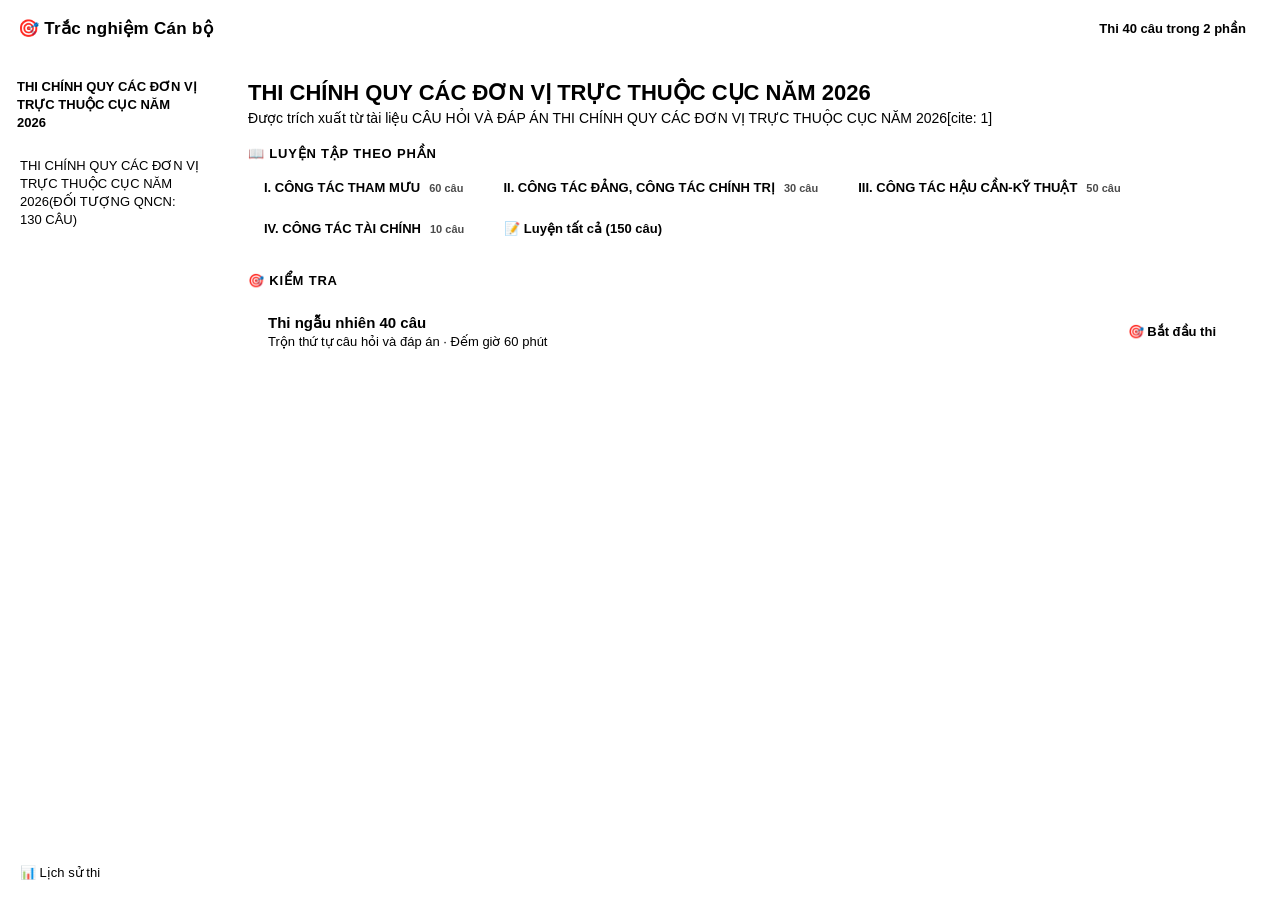
<file: index.html>
<!DOCTYPE html>
<html lang="vi">

<head>
    <meta charset="UTF-8">
    <meta name="viewport" content="width=device-width, initial-scale=1.0">
    <title>Trắc nghiệm Cán bộ</title>
    <link rel="stylesheet" href="./css/index.css">
</head>

<body>

    <!-- ─── Fixed Header ────────────────────── -->
    <header id="top-bar">
        <button id="nav-toggle" class="btn-icon-header" aria-label="Menu">☰</button>
        <span id="app-title">🎯 Trắc nghiệm Cán bộ</span>
        <span></span><!-- spacer -->
        <div>
            <a href="exam.html?dataset=all" class="btn btn-primary">
                Thi 40 câu trong 2 phần
            </a>
        </div>
    </header>

    <!-- ─── App Layout ──────────────────────── -->
    <div id="app-layout">

        <!-- Left sidebar nav -->
        <nav id="dataset-nav">
            <div id="nav-list"><!-- tabs filled by JS --></div>
            <div id="nav-bottom">
                <button class="nav-tab" id="tab-history" onclick="switchTab('history')">
                    📊 Lịch sử thi
                </button>
            </div>
        </nav>

        <!-- Overlay for mobile -->
        <div id="nav-overlay"></div>

        <!-- Main content -->
        <main id="content-area">
            <!-- Dataset panel (menu) -->
            <div id="dataset-panel"></div>

            <!-- Practice mode (quiz) -->
            <div id="quiz-panel" class="hidden">
                <div id="quiz-header">
                    <button class="btn btn-ghost-light" onclick="exitPractice()">← Trở về</button>
                    <span id="quiz-section-title"></span>
                </div>
                <div id="quiz-body"></div>
            </div>

            <!-- History panel -->
            <div id="history-panel" class="hidden">
                <h2>📊 Lịch sử thi</h2>
                <div id="history-list"></div>
                <button class="btn btn-danger-soft" onclick="clearHistory()" style="margin-top:14px">🗑 Xóa lịch sử</button>
            </div>
        </main>
    </div>

    <!-- Snowflakes -->
    <!-- <div id="snowflakes"></div> -->

    <script src="./scripts/index.js"></script>
</body>

</html>
</file>
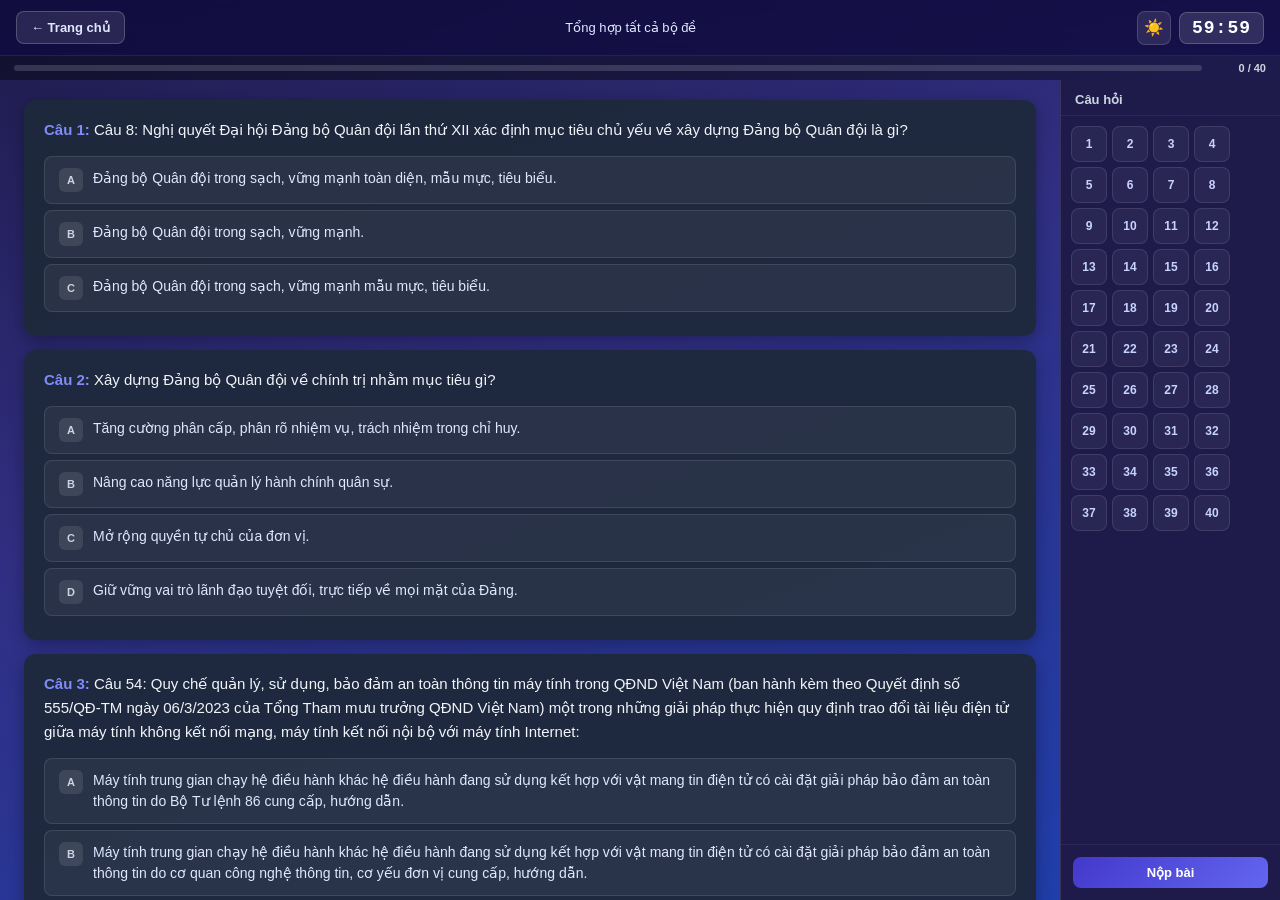
<file: exam.html>
<!DOCTYPE html>
<html lang="vi">

<head>
    <meta charset="UTF-8">
    <meta name="viewport" content="width=device-width, initial-scale=1.0">
    <title>Thi trắc nghiệm</title>
    <link rel="stylesheet" href="./css/theme.css">
    <link rel="stylesheet" href="./css/exam.css">
    <script src="./scripts/theme.js"></script>
</head>

<body>
    <!-- ─── Fixed Header ─────────────────────────── -->
    <div id="header">
        <a href="index.html" class="btn btn-ghost">← Trang chủ</a>
        <div id="exam-info">
            <span id="exam-title-label"></span>
        </div>
        <div style="display: flex; gap: 8px; align-items: center;">
            <button class="theme-toggle btn-icon-header" onclick="toggleTheme()" style="display:flex; width: 34px; height: 34px; padding: 0;">☀️</button>
            <div id="exam-timer">60:00</div>
        </div>
    </div>

    <!-- ─── Fixed Progress Bar ───────────────────── -->
    <div id="progress-wrap">
        <div id="progress-track">
            <div id="progress-bar-fill"></div>
        </div>
        <span id="progress-text">0 / 0</span>
    </div>

    <!-- ─── Main layout ──────────────────────────── -->
    <div id="main-layout">

        <!-- Scrollable quiz area -->
        <div id="quiz"></div>

        <!-- Fixed sidebar -->
        <aside id="sidebar">
            <div id="sidebar-header">
                <span>Câu hỏi</span>
                <button id="menuToggle" class="btn-icon" aria-label="Đóng menu">✕</button>
            </div>
            <div id="questionNav"></div>
            <div id="sidebar-footer">
                <button class="btn btn-submit" onclick="submitExam()">Nộp bài</button>
            </div>
        </aside>
    </div>

    <!-- Overlay (mobile) -->
    <div id="overlay"></div>

    <!-- Floating open sidebar button (mobile) -->
    <button id="fab-sidebar" onclick="openSidebar()" aria-label="Danh sách câu">☰</button>

    <!-- ─── Modal: Kết quả ────────────────────────── -->
    <div id="resultModal" class="modal" role="dialog" aria-modal="true">
        <div class="modal-card">
            <div class="modal-icon" id="resultIcon">✅</div>
            <h2 id="resultGrade"></h2>
            <div class="result-score-big" id="resultScore"></div>
            <p id="resultPct"></p>
            <div id="resultActions"></div>
        </div>
    </div>

    <!-- ─── Modal: Câu sai ───────────────────────── -->
    <div id="wrongModal" class="modal" role="dialog" aria-modal="true">
        <div class="modal-card modal-wide">
            <h2>📋 Các câu trả lời sai</h2>
            <div id="wrongList"></div>
            <button class="btn btn-ghost-dark" onclick="closeWrongModal()" style="margin-top:16px">✕ Đóng</button>
        </div>
    </div>

    <script src="./scripts/exam.js"></script>
</body>

</html>
</file>
<file: css/index.css>
/* ═══════════════════════════════════════════
   RESET & BASE
═══════════════════════════════════════════ */
*,
*::before,
*::after {
    box-sizing: border-box;
}

body {
    font-family: 'Segoe UI', Arial, sans-serif;
    margin: 0;
    height: 100vh;
    overflow: hidden;
    background: var(--bg-main);
    background-attachment: fixed;
    color: var(--text-main);
}

a {
    text-decoration: none;
    color: inherit;
}

/* ═══════════════════════════════════════════
   FIXED HEADER  (56px)
═══════════════════════════════════════════ */
#top-bar {
    position: fixed;
    inset: 0 0 auto 0;
    height: 56px;
    display: flex;
    align-items: center;
    justify-content: space-between;
    padding: 0 18px;
    background: var(--header-bg);
    backdrop-filter: blur(10px);
    -webkit-backdrop-filter: blur(10px);
    border-bottom: 1px solid var(--header-border);
    z-index: 1100;
}

#app-title {
    font-size: 17px;
    font-weight: 700;
    color: var(--header-text);
    letter-spacing: 0.3px;
}

.btn-icon-header {
    background: var(--header-icon-bg);
    border: 1px solid var(--header-icon-border);
    color: var(--header-text);
    width: 36px;
    height: 36px;
    border-radius: 8px;
    cursor: pointer;
    font-size: 16px;
    display: none;
    align-items: center;
    justify-content: center;
}

/* ═══════════════════════════════════════════
   APP LAYOUT  — full height below header
═══════════════════════════════════════════ */
#app-layout {
    display: flex;
    height: 100vh;
    padding-top: 56px;
}

/* ═══════════════════════════════════════════
   LEFT SIDEBAR NAV  (220px)
═══════════════════════════════════════════ */
#dataset-nav {
    width: 220px;
    flex-shrink: 0;
    display: flex;
    flex-direction: column;
    background: var(--nav-bg);
    backdrop-filter: blur(8px);
    border-right: 1px solid var(--nav-border);
    height: 100%;
    overflow: hidden;
    z-index: 900;
    transition: transform 0.3s ease;
}

#nav-list {
    flex: 1;
    overflow-y: auto;
    padding: 12px 8px;
    display: flex;
    flex-direction: column;
    gap: 4px;
}

#nav-bottom {
    padding: 8px;
    border-top: 1px solid var(--nav-border);
}

/* ─── Nav tab button ─────────────────────── */
.nav-tab {
    width: 100%;
    text-align: left;
    padding: 10px 12px;
    background: transparent;
    border: none;
    border-radius: 8px;
    color: var(--nav-tab-text);
    font-size: 13px;
    font-weight: 500;
    cursor: pointer;
    transition: all 0.18s;
    line-height: 1.4;
    white-space: normal;
    word-break: break-word;
}

.nav-tab:hover {
    background: var(--nav-tab-hover-bg);
    color: var(--nav-tab-hover-text);
}

.nav-tab.active {
    background: var(--nav-tab-active-bg);
    color: var(--nav-tab-active-text);
    font-weight: 600;
    border-left: 3px solid var(--nav-tab-active-border);
    padding-left: 9px;
}

/* ═══════════════════════════════════════════
   MAIN CONTENT AREA
═══════════════════════════════════════════ */
#content-area {
    flex: 1;
    overflow-y: auto;
    padding: 24px 28px;
    color: var(--text-main);
}

/* ─── Dataset panel ──────────────────────── */
#dataset-panel h1 {
    font-size: 22px;
    font-weight: 700;
    color: var(--panel-title);
    margin: 0 0 4px;
}

#dataset-panel .ds-desc {
    color: var(--panel-desc);
    font-size: 14px;
    margin: 0 0 20px;
}

/* Section group */
.section-group {
    margin-bottom: 28px;
}

.section-group h3 {
    font-size: 13px;
    font-weight: 600;
    color: var(--text-muted);
    text-transform: uppercase;
    letter-spacing: 0.8px;
    margin: 0 0 10px;
}

.section-buttons {
    display: flex;
    flex-wrap: wrap;
    gap: 8px;
}

/* ─── Exam card ──────────────────────────── */
.exam-card {
    background: var(--card-bg);
    border: 1px solid var(--card-border);
    border-radius: 12px;
    padding: 16px 20px;
    margin-bottom: 16px;
    display: flex;
    align-items: center;
    justify-content: space-between;
    gap: 12px;
    flex-wrap: wrap;
    box-shadow: 0 2px 8px var(--card-shadow);
}

.exam-card-info p {
    margin: 0;
    color: var(--text-muted);
    font-size: 13px;
}

.exam-card-info strong {
    color: var(--panel-title);
    font-size: 15px;
    display: block;
    margin-bottom: 2px;
}

/* ═══════════════════════════════════════════
   BUTTONS
═══════════════════════════════════════════ */
.btn {
    padding: 9px 16px;
    border: none;
    border-radius: 8px;
    font-size: 13px;
    font-weight: 600;
    cursor: pointer;
    transition: opacity 0.15s, transform 0.1s;
    white-space: nowrap;
    display: inline-flex;
    align-items: center;
    gap: 5px;
}

.btn:active {
    transform: scale(0.97);
}

/* Section / practice button */
.btn-section {
    background: var(--btn-section-bg);
    color: var(--btn-section-text);
    border: 1px solid var(--btn-section-border);
}

.btn-section:hover {
    background: var(--btn-section-hover);
    color: var(--btn-section-text);
}

.btn-back {
    background: var(--btn-ghost-bg);
    color: var(--btn-ghost-text);
    border: 1px solid var(--btn-ghost-border);
}

.btn-back:hover {
    background: var(--btn-ghost-hover);
}

/* Primary (exam) */
.btn-primary {
    background: var(--btn-primary-bg);
    color: var(--text-inverse);
    box-shadow: var(--btn-primary-shadow);
}

.btn-primary:hover {
    opacity: 0.88;
}

/* Ghost light (for quiz panel back button) */
.btn-ghost-light {
    background: var(--btn-ghost-bg);
    color: var(--btn-ghost-text);
    border: 1px solid var(--btn-ghost-border);
}

.btn-ghost-light:hover {
    background: var(--btn-ghost-hover);
}

/* Danger soft */
.btn-danger-soft {
    background: rgba(220, 38, 38, 0.15);
    color: #ef4444;
    border: 1px solid rgba(220, 38, 38, 0.3);
    border-radius: 8px;
    padding: 8px 14px;
    font-size: 13px;
    font-weight: 600;
    cursor: pointer;
    transition: background 0.15s;
}

.btn-danger-soft:hover {
    background: rgba(220, 38, 38, 0.25);
}

/* ═══════════════════════════════════════════
   QUIZ PANEL (practice mode)
═══════════════════════════════════════════ */
#quiz-panel {
    display: flex;
    flex-direction: column;
    height: 100%;
}

#quiz-panel.hidden {
    display: none;
}

#quiz-header {
    display: flex;
    align-items: center;
    gap: 14px;
    margin-bottom: 18px;
    flex-shrink: 0;
}

#quiz-section-title {
    font-size: 16px;
    font-weight: 600;
    color: var(--panel-title);
    opacity: 0.9;
}

#quiz-body {
    flex: 1;
    overflow-y: auto;
}

/* ─── Practice question card ─────────────── */
.practice-card {
    background: var(--practice-card-bg);
    border-radius: 12px;
    padding: 20px 22px;
    margin-bottom: 0;
    box-shadow: var(--practice-card-shadow);
}

.practice-card p {
    font-size: 15px;
    line-height: 1.65;
    color: var(--question-text);
    margin: 0 0 18px;
}

.practice-card p b {
    color: #4338ca;
}
[data-theme="dark"] .practice-card p b {
    color: #818cf8;
}

/* ─── Practice options ───────────────────── */
.option {
    display: flex;
    align-items: flex-start;
    gap: 10px;
    padding: 11px 14px;
    border: 1.5px solid var(--opt-border);
    border-radius: 8px;
    margin: 7px 0;
    cursor: pointer;
    font-size: 14px;
    line-height: 1.5;
    color: var(--opt-text);
    background: var(--opt-bg);
    transition: all 0.18s;
    user-select: none;
}

.option:hover {
    background: var(--opt-hover-bg);
    border-color: var(--opt-hover-border);
    color: var(--opt-hover-text);
}

.option.correct {
    background: var(--opt-correct-bg) !important;
    border-color: var(--opt-correct-border) !important;
    color: var(--opt-correct-text) !important;
}

.option.wrong {
    background: var(--opt-wrong-bg) !important;
    border-color: var(--opt-wrong-border) !important;
    color: var(--opt-wrong-text) !important;
}

.opt-label {
    flex-shrink: 0;
    width: 24px;
    height: 24px;
    border-radius: 6px;
    background: var(--opt-label-bg);
    color: var(--opt-label-text);
    font-size: 11px;
    font-weight: 700;
    display: flex;
    align-items: center;
    justify-content: center;
    transition: background 0.18s;
}

.option.correct .opt-label {
    background: var(--opt-correct-label);
    color: #fff;
}

.option.wrong .opt-label {
    background: var(--opt-wrong-label);
    color: #fff;
}

.opt-text {
    flex: 1;
}

/* ─── Practice nav ───────────────────────── */
#practice-nav {
    display: flex;
    gap: 8px;
    margin-top: 16px;
    flex-wrap: wrap;
}

/* ═══════════════════════════════════════════
   HISTORY PANEL
═══════════════════════════════════════════ */
#history-panel {
    display: block;
}

#history-panel.hidden {
    display: none;
}

#history-panel h2 {
    color: var(--panel-title);
    margin: 0 0 16px;
    font-size: 20px;
}

#history-list {
    display: flex;
    flex-direction: column;
    gap: 8px;
}

.history-item {
    background: var(--history-item-bg);
    border: 1px solid var(--history-item-border);
    border-radius: 10px;
    padding: 12px 16px;
    display: grid;
    grid-template-columns: 1fr auto auto;
    gap: 8px 16px;
    align-items: center;
}

.history-title {
    font-size: 13px;
    color: var(--history-title);
}

.history-score {
    font-weight: 700;
    color: var(--text-main);
    font-size: 14px;
}

.history-badge {
    font-size: 12px;
    padding: 3px 8px;
    border-radius: 20px;
    font-weight: 600;
}

.badge-good {
    background: rgba(34, 197, 94, 0.2);
    color: #16a34a;
}

.badge-ok {
    background: rgba(250, 204, 21, 0.2);
    color: #ca8a04;
}

.badge-fail {
    background: rgba(239, 68, 68, 0.2);
    color: #dc2626;
}

[data-theme="dark"] .badge-good { color: #4ade80; }
[data-theme="dark"] .badge-ok { color: #fbbf24; }
[data-theme="dark"] .badge-fail { color: #f87171; }

.history-date {
    font-size: 11px;
    color: var(--history-date);
    grid-column: 1 / -1;
}

/* ═══════════════════════════════════════════
   HIDDEN util
═══════════════════════════════════════════ */
.hidden {
    display: none !important;
}

/* ═══════════════════════════════════════════
   SNOWFLAKES
═══════════════════════════════════════════ */
.snowflake {
    position: fixed;
    top: -10px;
    color: rgba(255, 255, 255, 0.4);
    font-size: 1em;
    animation: fall linear infinite;
    pointer-events: none;
    z-index: 0;
}

[data-theme="light"] .snowflake {
    color: rgba(0, 0, 0, 0.1);
}

@keyframes fall {
    0% {
        transform: translateY(0) rotate(0deg);
        opacity: 0.8;
    }

    100% {
        transform: translateY(100vh) rotate(360deg);
        opacity: 0.1;
    }
}

/* ═══════════════════════════════════════════
   MOBILE  ≤ 768px
═══════════════════════════════════════════ */
#nav-overlay {
    display: none;
    position: fixed;
    inset: 0;
    background: rgba(0, 0, 0, 0.5);
    z-index: 850;
}

@media (max-width: 768px) {
    .btn-icon-header {
        display: flex;
    }

    #dataset-nav {
        position: fixed;
        top: 56px;
        left: 0;
        bottom: 0;
        transform: translateX(-110%);
        z-index: 900;
    }

    #dataset-nav.open {
        transform: translateX(0);
    }

    #nav-overlay.show {
        display: block;
    }

    #content-area {
        padding: 16px 14px 24px;
    }

    .history-item {
        grid-template-columns: 1fr auto;
    }

    .history-badge {
        display: none;
    }
}
</file>
<file: css/theme.css>
/* css/theme.css */
:root, [data-theme="light"] {
    /* Base */
    --bg-main: linear-gradient(160deg, #f8fafc 0%, #e2e8f0 100%);
    --text-main: #1e293b;
    --text-muted: #64748b;
    --text-inverse: #ffffff;
    
    /* Header */
    --header-bg: rgba(255, 255, 255, 0.85);
    --header-border: rgba(0, 0, 0, 0.08);
    --header-text: #1e293b;
    --header-icon-bg: rgba(0, 0, 0, 0.05);
    --header-icon-border: rgba(0, 0, 0, 0.1);
    
    /* Navigation Sidebar */
    --nav-bg: rgba(255, 255, 255, 0.7);
    --nav-border: rgba(0, 0, 0, 0.08);
    --nav-tab-text: #475569;
    --nav-tab-hover-bg: rgba(0, 0, 0, 0.05);
    --nav-tab-hover-text: #1e293b;
    --nav-tab-active-bg: rgba(99, 102, 241, 0.1);
    --nav-tab-active-text: #4338ca;
    --nav-tab-active-border: #6366f1;

    /* Panels & Content */
    --panel-title: #1e293b;
    --panel-desc: #64748b;
    --card-bg: #ffffff;
    --card-border: #e2e8f0;
    --card-shadow: rgba(0, 0, 0, 0.08);
    
    /* Buttons */
    --btn-primary-bg: linear-gradient(135deg, #4338ca, #6366f1);
    --btn-primary-shadow: 0 2px 8px rgba(99, 102, 241, 0.35);
    --btn-section-bg: rgba(0, 0, 0, 0.04);
    --btn-section-text: #4338ca;
    --btn-section-border: rgba(0, 0, 0, 0.08);
    --btn-section-hover: rgba(0, 0, 0, 0.08);
    --btn-ghost-bg: rgba(0, 0, 0, 0.04);
    --btn-ghost-text: #334155;
    --btn-ghost-border: rgba(0, 0, 0, 0.1);
    --btn-ghost-hover: rgba(0, 0, 0, 0.08);
    
    /* History List */
    --history-item-bg: #ffffff;
    --history-item-border: #e2e8f0;
    --history-title: #334155;
    --history-date: #94a3b8;

    /* Practice & Exam Cards */
    --practice-card-bg: #ffffff;
    --practice-card-shadow: 0 2px 10px rgba(0, 0, 0, 0.1);
    --question-text: #1e293b;
    
    /* Options */
    --opt-bg: #f8fafc;
    --opt-border: #e2e8f0;
    --opt-text: #334155;
    --opt-hover-bg: #eff6ff;
    --opt-hover-border: #93c5fd;
    --opt-hover-text: #1e293b;
    --opt-label-bg: #e2e8f0;
    --opt-label-text: #475569;

    --opt-sel-bg: #dbeafe;
    --opt-sel-border: #3b82f6;
    --opt-sel-text: #1e40af;
    --opt-sel-label-bg: #3b82f6;

    --opt-correct-bg: #dcfce7;
    --opt-correct-border: #16a34a;
    --opt-correct-text: #14532d;
    --opt-correct-label: #16a34a;

    --opt-wrong-bg: #fee2e2;
    --opt-wrong-border: #dc2626;
    --opt-wrong-text: #7f1d1d;
    --opt-wrong-label: #dc2626;

    /* Exam Sidebar */
    --sidebar-bg: #ffffff;
    --sidebar-border: #e2e8f0;
    --sidebar-icon: #94a3b8;
    --sidebar-header: #f1f5f9;
    --sidebar-btn-bg: #f8fafc;
    --sidebar-btn-text: #94a3b8;
    --sidebar-btn-border: #e2e8f0;

    --sidebar-btn-hover-bg: #eff6ff;
    --sidebar-btn-hover-border: #93c5fd;
    --sidebar-btn-hover-text: #3b82f6;

    --sidebar-ans-bg: #dbeafe;
    --sidebar-ans-border: #3b82f6;
    --sidebar-ans-text: #1d4ed8;

    --sidebar-correct-bg: #dcfce7;
    --sidebar-correct-border: #16a34a;
    --sidebar-correct-text: #166534;

    --sidebar-wrong-bg: #fee2e2;
    --sidebar-wrong-border: #dc2626;
    --sidebar-wrong-text: #991b1b;

    /* Progress & Timer */
    --timer-bg: rgba(0, 0, 0, 0.05);
    --timer-border: rgba(0, 0, 0, 0.1);
    --timer-text: #1e293b;

    --progress-wrap-bg: rgba(255, 255, 255, 0.9);
    --progress-track-bg: #e2e8f0;
    --progress-text: #475569;

    /* Modals & Wrong Items */
    --modal-overlay: rgba(255, 255, 255, 0.8);
    --modal-card-bg: #ffffff;
    --modal-shadow: 0 20px 60px rgba(0, 0, 0, 0.15);
    
    --wrong-item-bg: #f8fafc;
    --wrong-item-border: #e2e8f0;
    --wrong-item-text: #334155;
    --wrong-item-title: #1e293b;
}

[data-theme="dark"] {
    /* Base */
    --bg-main: linear-gradient(160deg, #1e1b4b 0%, #312e81 40%, #1e40af 100%);
    --text-main: #f1f5f9;
    --text-muted: rgba(199, 210, 254, 0.7);
    --text-inverse: #ffffff;

    /* Header */
    --header-bg: rgba(15, 10, 60, 0.8);
    --header-border: rgba(255, 255, 255, 0.08);
    --header-text: #e0e7ff;
    --header-icon-bg: rgba(255, 255, 255, 0.1);
    --header-icon-border: rgba(255, 255, 255, 0.15);

    /* Navigation Sidebar */
    --nav-bg: rgba(15, 10, 60, 0.6);
    --nav-border: rgba(255, 255, 255, 0.08);
    --nav-tab-text: rgba(199, 210, 254, 0.75);
    --nav-tab-hover-bg: rgba(255, 255, 255, 0.08);
    --nav-tab-hover-text: #e0e7ff;
    --nav-tab-active-bg: rgba(99, 102, 241, 0.35);
    --nav-tab-active-text: #ffffff;
    --nav-tab-active-border: #818cf8;

    /* Panels & Content */
    --panel-title: #e0e7ff;
    --panel-desc: rgba(199, 210, 254, 0.7);
    --card-bg: rgba(255, 255, 255, 0.06);
    --card-border: rgba(255, 255, 255, 0.12);
    --card-shadow: rgba(0, 0, 0, 0.18);

    /* Buttons */
    --btn-primary-bg: linear-gradient(135deg, #4338ca, #6366f1);
    --btn-primary-shadow: 0 2px 8px rgba(99, 102, 241, 0.35);
    --btn-section-bg: rgba(255, 255, 255, 0.1);
    --btn-section-text: #e0e7ff;
    --btn-section-border: rgba(255, 255, 255, 0.18);
    --btn-section-hover: rgba(255, 255, 255, 0.2);
    --btn-ghost-bg: rgba(255, 255, 255, 0.1);
    --btn-ghost-text: #e0e7ff;
    --btn-ghost-border: rgba(255, 255, 255, 0.2);
    --btn-ghost-hover: rgba(255, 255, 255, 0.2);

    /* History List */
    --history-item-bg: rgba(255, 255, 255, 0.07);
    --history-item-border: rgba(255, 255, 255, 0.1);
    --history-title: #c7d2fe;
    --history-date: rgba(199, 210, 254, 0.5);

    /* Practice & Exam Cards */
    --practice-card-bg: rgba(30, 41, 59, 0.95);
    --practice-card-shadow: 0 4px 16px rgba(0, 0, 0, 0.3);
    --question-text: #f1f5f9;

    /* Options */
    --opt-bg: rgba(255, 255, 255, 0.05);
    --opt-border: rgba(255, 255, 255, 0.1);
    --opt-text: #e0e7ff;
    --opt-hover-bg: rgba(255, 255, 255, 0.08);
    --opt-hover-border: #93c5fd;
    --opt-hover-text: #ffffff;
    --opt-label-bg: rgba(255, 255, 255, 0.1);
    --opt-label-text: #cbd5e1;

    --opt-sel-bg: rgba(59, 130, 246, 0.2);
    --opt-sel-border: #3b82f6;
    --opt-sel-text: #93c5fd;
    --opt-sel-label-bg: #3b82f6;

    --opt-correct-bg: rgba(34, 197, 94, 0.2);
    --opt-correct-border: #22c55e;
    --opt-correct-text: #86efac;
    --opt-correct-label: #22c55e;

    --opt-wrong-bg: rgba(239, 68, 68, 0.2);
    --opt-wrong-border: #ef4444;
    --opt-wrong-text: #fca5a5;
    --opt-wrong-label: #ef4444;

    /* Exam Sidebar */
    --sidebar-bg: #1e1b4b;
    --sidebar-border: rgba(255, 255, 255, 0.1);
    --sidebar-header: rgba(255, 255, 255, 0.05);
    --sidebar-icon: #cbd5e1;
    --sidebar-btn-bg: rgba(255, 255, 255, 0.05);
    --sidebar-btn-text: #c7d2fe;
    --sidebar-btn-border: rgba(255, 255, 255, 0.1);

    --sidebar-btn-hover-bg: rgba(255, 255, 255, 0.1);
    --sidebar-btn-hover-border: #818cf8;
    --sidebar-btn-hover-text: #ffffff;

    --sidebar-ans-bg: rgba(59, 130, 246, 0.25);
    --sidebar-ans-border: #3b82f6;
    --sidebar-ans-text: #bfdbfe;

    --sidebar-correct-bg: rgba(34, 197, 94, 0.25);
    --sidebar-correct-border: #22c55e;
    --sidebar-correct-text: #86efac;

    --sidebar-wrong-bg: rgba(239, 68, 68, 0.25);
    --sidebar-wrong-border: #ef4444;
    --sidebar-wrong-text: #fca5a5;

    /* Progress & Timer */
    --timer-bg: rgba(255, 255, 255, 0.12);
    --timer-border: rgba(255, 255, 255, 0.2);
    --timer-text: #ffffff;

    --progress-wrap-bg: rgba(0, 0, 0, 0.4);
    --progress-track-bg: rgba(255, 255, 255, 0.15);
    --progress-text: rgba(255, 255, 255, 0.8);

    /* Modals & Wrong Items */
    --modal-overlay: rgba(15, 10, 60, 0.8);
    --modal-card-bg: #1e1b4b;
    --modal-shadow: 0 20px 60px rgba(0, 0, 0, 0.5);

    --wrong-item-bg: rgba(255, 255, 255, 0.05);
    --wrong-item-border: rgba(255, 255, 255, 0.1);
    --wrong-item-text: #cbd5e1;
    --wrong-item-title: #e0e7ff;
}
</file>
<file: css/exam.css>
/* ═══════════════════════════════════════════
   RESET & BASE
═══════════════════════════════════════════ */
*, *::before, *::after { box-sizing: border-box; }

body {
    font-family: 'Segoe UI', Arial, sans-serif;
    margin: 0;
    height: 100vh;
    overflow: hidden;
    background: var(--bg-main);
    background-attachment: fixed;
    color: var(--text-main);
}

a { text-decoration: none; color: inherit; }

/* ═══════════════════════════════════════════
   FIXED HEADER  (height: 56px)
═══════════════════════════════════════════ */
#header {
    position: fixed;
    top: 0; left: 0; right: 0;
    height: 56px;
    display: flex;
    align-items: center;
    justify-content: space-between;
    padding: 0 16px;
    background: var(--header-bg);
    backdrop-filter: blur(10px);
    -webkit-backdrop-filter: blur(10px);
    border-bottom: 1px solid var(--header-border);
    z-index: 1100;
    gap: 12px;
}

#exam-info {
    flex: 1;
    text-align: center;
    color: var(--header-text);
    font-size: 13px;
    font-weight: 500;
    white-space: nowrap;
    overflow: hidden;
    text-overflow: ellipsis;
}

#exam-title-label {
    display: inline;
}

/* ─── Timer ──────────────────────────────── */
#exam-timer {
    font-family: 'Courier New', monospace;
    font-size: 18px;
    font-weight: 700;
    color: var(--timer-text);
    background: var(--timer-bg);
    border: 1px solid var(--timer-border);
    padding: 5px 12px;
    border-radius: 8px;
    letter-spacing: 1px;
    white-space: nowrap;
    transition: background 0.3s;
}

/* ═══════════════════════════════════════════
   PROGRESS BAR  (height: 24px, top: 56px)
═══════════════════════════════════════════ */
#progress-wrap {
    position: fixed;
    top: 56px; left: 0; right: 0;
    height: 24px;
    background: var(--progress-wrap-bg);
    z-index: 1090;
    display: flex;
    align-items: center;
    padding: 0 14px;
    gap: 10px;
}

/* Track is the container; fill sits inside */
#progress-track {
    flex: 1;
    height: 6px;
    background: var(--progress-track-bg);
    border-radius: 3px;
    overflow: hidden;
}

#progress-bar-fill {
    height: 100%;
    width: 0%;
    background: linear-gradient(90deg, #34d399, #10b981);
    border-radius: 3px;
    transition: width 0.4s ease;
}

#progress-text {
    color: var(--progress-text);
    font-size: 11px;
    font-weight: 600;
    white-space: nowrap;
    min-width: 54px;
    text-align: right;
}

/* ═══════════════════════════════════════════
   MAIN LAYOUT  — flex row, top-offset 80px
═══════════════════════════════════════════ */
#main-layout {
    display: flex;
    height: 100vh;
    padding-top: 80px;   /* header(56) + progress(24) */
}

/* ─── Quiz scroll area ───────────────────── */
#quiz {
    flex: 1;
    overflow-y: auto;
    padding: 20px 24px 40px;
    scroll-behavior: smooth;
}

#quiz h2 {
    color: var(--panel-title);
    margin: 0 0 18px;
    font-size: 16px;
    font-weight: 600;
    opacity: 0.9;
}

/* ─── Question card ──────────────────────── */
.question {
    background: var(--practice-card-bg);
    border-radius: 12px;
    padding: 18px 20px;
    margin-bottom: 14px;
    box-shadow: var(--practice-card-shadow);
    transition: box-shadow 0.2s;
}

.question:hover {
    box-shadow: 0 4px 16px rgba(0,0,0,0.25);
}

.question p {
    margin: 0 0 14px;
    font-size: 15px;
    line-height: 1.6;
    color: var(--question-text);
}

.question p b {
    color: #4338ca;
}
[data-theme="dark"] .question p b {
    color: #818cf8;
}

/* ─── Option ─────────────────────────────── */
.option {
    display: flex;
    align-items: flex-start;
    gap: 10px;
    padding: 11px 14px;
    border: 1.5px solid var(--opt-border);
    border-radius: 8px;
    margin: 6px 0;
    cursor: pointer;
    font-size: 14px;
    line-height: 1.5;
    color: var(--opt-text);
    background: var(--opt-bg);
    transition: all 0.18s ease;
    user-select: none;
}

.option:hover {
    background: var(--opt-hover-bg);
    border-color: var(--opt-hover-border);
    color: var(--opt-hover-text);
}

.option.selected {
    background: var(--opt-sel-bg);
    border-color: var(--opt-sel-border);
    color: var(--opt-sel-text);
    font-weight: 500;
}

.option.correct {
    background: var(--opt-correct-bg) !important;
    border-color: var(--opt-correct-border) !important;
    color: var(--opt-correct-text) !important;
}

.option.wrong {
    background: var(--opt-wrong-bg) !important;
    border-color: var(--opt-wrong-border) !important;
    color: var(--opt-wrong-text) !important;
}

.opt-label {
    flex-shrink: 0;
    width: 24px;
    height: 24px;
    border-radius: 6px;
    background: var(--opt-label-bg);
    color: var(--opt-label-text);
    font-size: 11px;
    font-weight: 700;
    display: flex;
    align-items: center;
    justify-content: center;
    transition: background 0.18s;
}

.option.selected .opt-label { background: var(--opt-sel-label-bg); color: #fff; }
.option.correct .opt-label  { background: var(--opt-correct-label); color: #fff; }
.option.wrong   .opt-label  { background: var(--opt-wrong-label); color: #fff; }

.opt-text {
    flex: 1;
}

/* ═══════════════════════════════════════════
   SIDEBAR
═══════════════════════════════════════════ */
#sidebar {
    width: 220px;
    flex-shrink: 0;
    display: flex;
    flex-direction: column;
    background: var(--sidebar-bg);
    border-left: 1px solid var(--sidebar-border);
    height: 100%;          /* fills #main-layout's padded height */
    overflow: hidden;
    z-index: 1200;
    transition: transform 0.3s ease;
}

#sidebar-header {
    padding: 12px 14px 8px;
    font-weight: 600;
    font-size: 13px;
    color: var(--sidebar-icon);
    border-bottom: 1px solid var(--sidebar-header);
    display: flex;
    justify-content: space-between;
    align-items: center;
    flex-shrink: 0;
}

#questionNav {
    flex: 1;
    overflow-y: auto;
    padding: 10px;
    display: flex;
    flex-wrap: wrap;
    align-content: flex-start;
    gap: 5px;
}

#sidebar-footer {
    padding: 12px;
    border-top: 1px solid var(--sidebar-header);
    flex-shrink: 0;
}

/* ─── Sidebar number buttons ─────────────── */
.sidebar-btn {
    width: 36px;
    height: 36px;
    border-radius: 8px;
    border: 1.5px solid var(--sidebar-btn-border);
    display: flex;
    align-items: center;
    justify-content: center;
    font-size: 12px;
    font-weight: 600;
    cursor: pointer;
    color: var(--sidebar-btn-text);
    background: var(--sidebar-btn-bg);
    transition: all 0.15s;
}

.sidebar-btn:hover { background: var(--sidebar-btn-hover-bg); border-color: var(--sidebar-btn-hover-border); color: var(--sidebar-btn-hover-text); }

.sidebar-btn.answered   { background: var(--sidebar-ans-bg); border-color: var(--sidebar-ans-border); color: var(--sidebar-ans-text); }
.sidebar-btn.sidebar-correct { background: var(--sidebar-correct-bg); border-color: var(--sidebar-correct-border); color: var(--sidebar-correct-text); }
.sidebar-btn.sidebar-wrong   { background: var(--sidebar-wrong-bg); border-color: var(--sidebar-wrong-border); color: var(--sidebar-wrong-text); }
.sidebar-btn.sidebar-unanswered { background: var(--sidebar-btn-bg); border-color: var(--sidebar-btn-border); color: var(--sidebar-btn-text); }

/* ─── Submit button ──────────────────────── */
.btn-submit {
    display: block;
    width: 100%;
    padding: 10px;
    background: var(--btn-primary-bg);
    color: var(--text-inverse);
    border: none;
    border-radius: 8px;
    font-size: 14px;
    font-weight: 600;
    cursor: pointer;
    transition: opacity 0.2s;
}

.btn-submit:hover { opacity: 0.88; }

/* ─── Sidebar close icon btn ─────────────── */
.btn-icon {
    background: none;
    border: none;
    cursor: pointer;
    font-size: 16px;
    color: var(--sidebar-icon);
    padding: 2px 4px;
    line-height: 1;
    display: none;    /* shown only on mobile */
}

.btn-icon-header {
    background: var(--header-icon-bg);
    border: 1px solid var(--header-icon-border);
    color: var(--header-text);
    width: 36px;
    height: 36px;
    border-radius: 8px;
    cursor: pointer;
    font-size: 16px;
    display: none;      /* shown only on mobile unless overruled */
    align-items: center;
    justify-content: center;
}

/* ═══════════════════════════════════════════
   SHARED BUTTONS
═══════════════════════════════════════════ */
.btn {
    padding: 8px 14px;
    border: none;
    border-radius: 8px;
    font-size: 13px;
    font-weight: 600;
    cursor: pointer;
    transition: opacity 0.15s, transform 0.1s;
}

.btn:active { transform: scale(0.97); }

.btn-ghost {
    background: var(--btn-ghost-bg);
    color: var(--header-text);
    border: 1px solid var(--btn-ghost-border);
    white-space: nowrap;
}

.btn-ghost:hover { background: var(--btn-ghost-hover); }

.btn-primary  { background: var(--btn-primary-bg); color: var(--text-inverse); }
.btn-primary:hover { opacity: 0.88; }

.btn-success  { background: #16a34a; color: #fff; }
.btn-danger   { background: #dc2626; color: #fff; }

.btn-ghost-dark {
    background: var(--btn-ghost-bg);
    color: var(--btn-ghost-text);
    border: 1px solid var(--btn-ghost-border);
}

.btn-ghost-dark:hover { background: var(--btn-ghost-hover); }

/* ═══════════════════════════════════════════
   OVERLAY
═══════════════════════════════════════════ */
#overlay {
    position: fixed;
    inset: 0;
    background: rgba(0,0,0,0.5);
    display: none;
    z-index: 1150;
}

/* ═══════════════════════════════════════════
   FAB (mobile only)
═══════════════════════════════════════════ */
#fab-sidebar {
    display: none;
    position: fixed;
    bottom: 20px;
    right: 20px;
    width: 50px;
    height: 50px;
    border-radius: 50%;
    background: #4338ca;
    color: #fff;
    font-size: 20px;
    border: none;
    cursor: pointer;
    z-index: 1050;
    box-shadow: 0 4px 14px rgba(0,0,0,0.3);
}

/* ═══════════════════════════════════════════
   MODAL
═══════════════════════════════════════════ */
.modal {
    position: fixed;
    inset: 0;
    background: var(--modal-overlay);
    backdrop-filter: blur(4px);
    display: none;
    align-items: center;
    justify-content: center;
    z-index: 1400;
    padding: 16px;
}

.modal.show {
    display: flex;
    animation: fadeIn 0.2s ease;
}

@keyframes fadeIn {
    from { opacity: 0; transform: scale(0.96); }
    to   { opacity: 1; transform: scale(1); }
}

.modal-card {
    background: var(--modal-card-bg);
    border-radius: 16px;
    padding: 28px 32px;
    max-width: 420px;
    width: 100%;
    text-align: center;
    box-shadow: var(--modal-shadow);
}

.modal-wide {
    max-width: 680px;
    max-height: 80vh;
    overflow-y: auto;
    text-align: left;
}

.modal-icon {
    font-size: 48px;
    line-height: 1;
    margin-bottom: 10px;
}

.modal-card h2 {
    margin: 0 0 8px;
    font-size: 20px;
    color: var(--panel-title);
}

.result-score-big {
    font-size: 60px;
    font-weight: 800;
    color: #4338ca;
    line-height: 1;
    margin: 8px 0 4px;
}
[data-theme="dark"] .result-score-big { color: #818cf8; }

#resultPct {
    color: var(--text-muted);
    font-size: 15px;
    margin: 0 0 18px;
}

#resultActions {
    display: flex;
    gap: 10px;
    justify-content: center;
    flex-wrap: wrap;
}

/* ─── Wrong answer cards ─────────────────── */
.wrong-item {
    border: 1px solid var(--wrong-item-border);
    border-radius: 10px;
    padding: 14px 16px;
    margin-bottom: 10px;
    background: var(--wrong-item-bg);
    text-align: left;
}

.wrong-item p {
    margin: 4px 0;
    font-size: 14px;
    line-height: 1.55;
    color: var(--wrong-item-text);
}

.wrong-item .q-text { font-weight: 600; color: var(--wrong-item-title); }
.wrong-your   { color: #dc2626; }
.wrong-correct { color: #16a34a; font-weight: 600; }
[data-theme="dark"] .wrong-your { color: #f87171; }
[data-theme="dark"] .wrong-correct { color: #4ade80; }

/* ═══════════════════════════════════════════
   RESPONSIVE — MOBILE ≤ 900px
═══════════════════════════════════════════ */
@media (max-width: 900px) {
    #sidebar {
        position: fixed;
        top: 0; right: 0;
        height: 100%;
        transform: translateX(110%);
        box-shadow: -4px 0 20px rgba(0,0,0,0.25);
    }

    #sidebar.show { transform: translateX(0); }

    .btn-icon { display: block; }
    
    .btn-icon-header { display: flex; }

    #fab-sidebar { display: flex; align-items: center; justify-content: center; }

    #quiz { padding: 16px 14px 80px; }
}

@media (max-width: 480px) {
    .modal-card { padding: 20px 18px; }
    .result-score-big { font-size: 48px; }
    #exam-info { display: none; }
}
</file>
